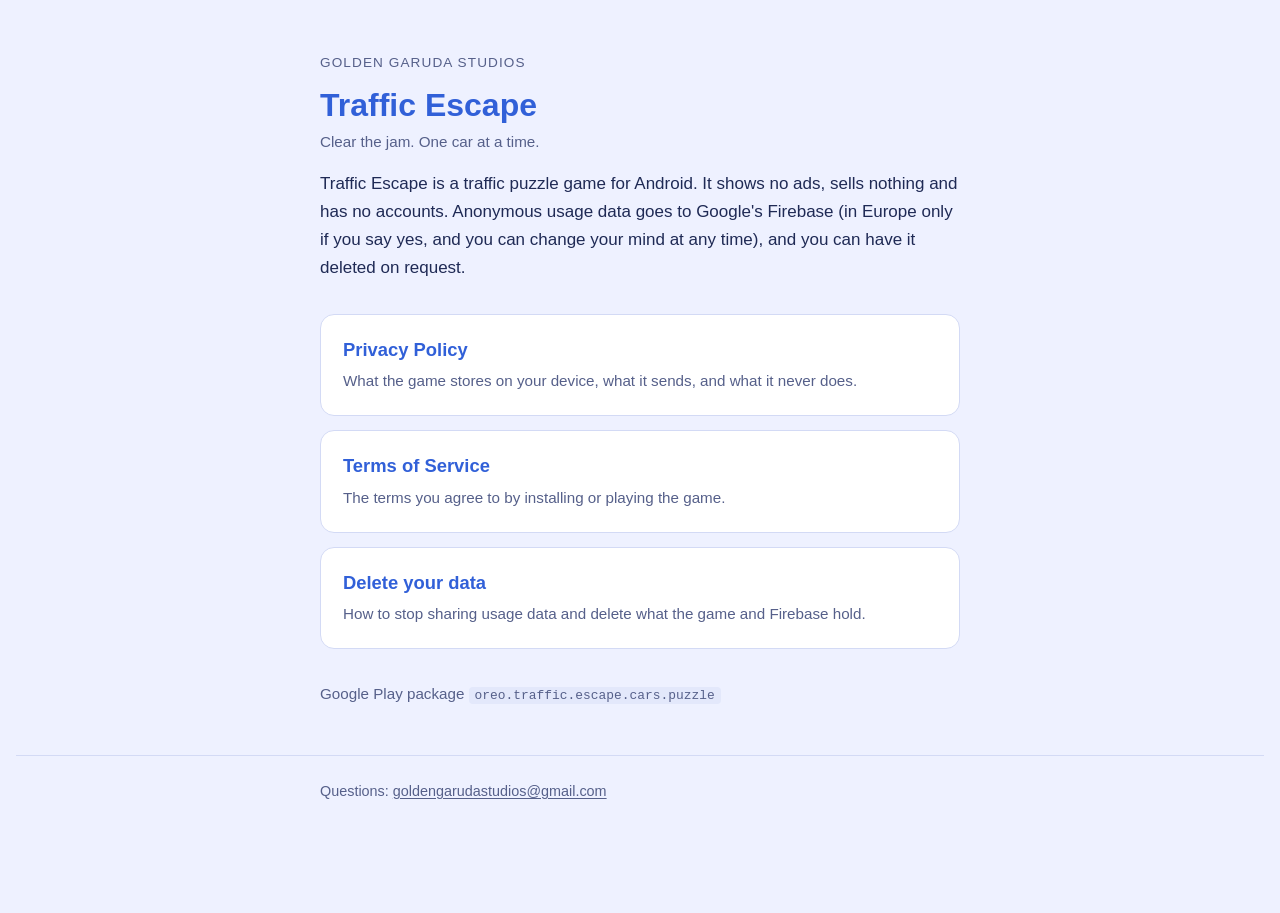
<file: index.html>
<!DOCTYPE html>
<html lang="en">
<head>
<meta charset="utf-8">
<meta name="viewport" content="width=device-width, initial-scale=1">
<title>Traffic Escape — Legal</title>
<meta name="description" content="Privacy Policy, Terms of Service and data deletion for Traffic Escape, a traffic puzzle game by Golden Garuda Studios.">
<meta name="color-scheme" content="light dark">
<link rel="stylesheet" href="style.css">
</head>
<body>

<header>
	<p class="eyebrow">Golden Garuda Studios</p>
	<h1>Traffic Escape</h1>
	<p class="meta">Clear the jam. One car at a time.</p>
</header>

<main>

	<p>
		Traffic Escape is a traffic puzzle game for Android. It shows no ads, sells
		nothing and has no accounts. Anonymous usage data goes to Google's Firebase (in
		Europe only if you say yes, and you can change your mind at any time), and you can
		have it deleted on request.
	</p>

	<ul class="cards">
		<li>
			<a href="privacy/">
				<strong>Privacy Policy</strong>
				<span>What the game stores on your device, what it sends, and what it never does.</span>
			</a>
		</li>
		<li>
			<a href="terms/">
				<strong>Terms of Service</strong>
				<span>The terms you agree to by installing or playing the game.</span>
			</a>
		</li>
		<li>
			<a href="delete-data/">
				<strong>Delete your data</strong>
				<span>How to stop sharing usage data and delete what the game and Firebase hold.</span>
			</a>
		</li>
	</ul>

	<p class="meta">
		Google Play package <span class="package">oreo.traffic.escape.cars.puzzle</span>
	</p>

</main>

<hr>

<footer>
	<p>
		Questions:
		<a href="mailto:goldengarudastudios@gmail.com">goldengarudastudios@gmail.com</a>
	</p>
</footer>

</body>
</html>
</file>
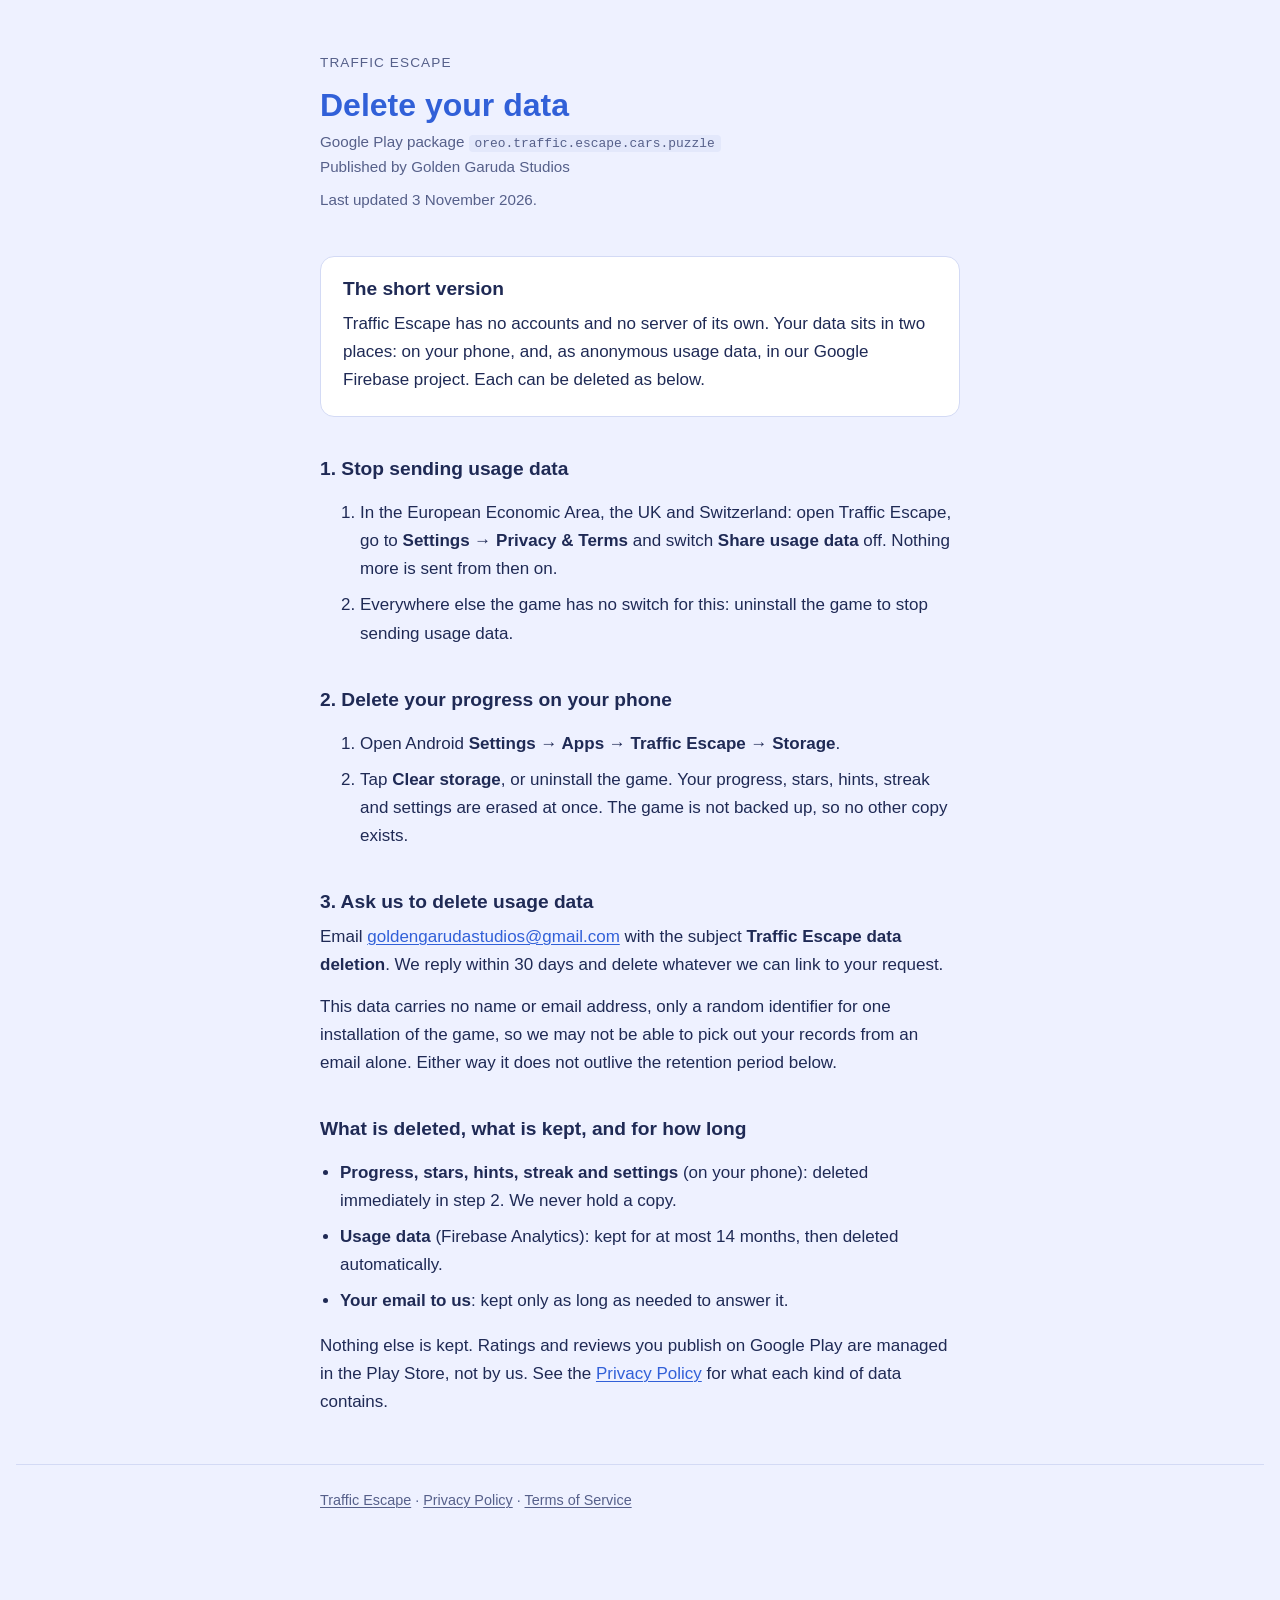
<file: delete-data/index.html>
<!DOCTYPE html>
<html lang="en">
<head>
<meta charset="utf-8">
<meta name="viewport" content="width=device-width, initial-scale=1">
<title>Delete your data — Traffic Escape</title>
<meta name="description" content="How to stop sharing usage data from Traffic Escape and delete what the game and Firebase hold about you.">
<meta name="color-scheme" content="light dark">
<link rel="stylesheet" href="../style.css">
</head>
<body>

<header>
	<p class="eyebrow">Traffic Escape</p>
	<h1>Delete your data</h1>
	<p class="meta">
		Google Play package <span class="package">oreo.traffic.escape.cars.puzzle</span><br>
		Published by Golden Garuda Studios
	</p>
	<p class="meta">Last updated <time datetime="2026-11-03">3 November 2026</time>.</p>
</header>

<main>

	<section class="lede">
		<h2>The short version</h2>
		<p>
			Traffic Escape has no accounts and no server of its own. Your data sits in two
			places: on your phone, and, as anonymous usage data, in our Google Firebase
			project. Each can be deleted as below.
		</p>
	</section>

	<h2>1. Stop sending usage data</h2>
	<ol>
		<li>In the European Economic Area, the UK and Switzerland: open Traffic Escape, go to
			<strong>Settings → Privacy &amp; Terms</strong> and switch <strong>Share usage data</strong> off.
			Nothing more is sent from then on.</li>
		<li>Everywhere else the game has no switch for this: uninstall the game to stop sending usage data.</li>
	</ol>

	<h2>2. Delete your progress on your phone</h2>
	<ol>
		<li>Open Android <strong>Settings → Apps → Traffic Escape → Storage</strong>.</li>
		<li>Tap <strong>Clear storage</strong>, or uninstall the game. Your progress, stars,
			hints, streak and settings are erased at once. The game is not backed up, so no
			other copy exists.</li>
	</ol>

	<h2>3. Ask us to delete usage data</h2>
	<p>
		Email <a href="mailto:goldengarudastudios@gmail.com">goldengarudastudios@gmail.com</a>
		with the subject <strong>Traffic Escape data deletion</strong>. We reply within 30
		days and delete whatever we can link to your request.
	</p>
	<p>
		This data carries no name or email address, only a random identifier for one
		installation of the game, so we may not be able to pick out your records from an
		email alone. Either way it does not outlive the retention period below.
	</p>

	<h2>What is deleted, what is kept, and for how long</h2>
	<ul>
		<li><strong>Progress, stars, hints, streak and settings</strong> (on your phone):
			deleted immediately in step 2. We never hold a copy.</li>
		<li><strong>Usage data</strong> (Firebase Analytics): kept for at most 14 months,
			then deleted automatically.</li>
		<li><strong>Your email to us</strong>: kept only as long as needed to answer it.</li>
	</ul>
	<p>
		Nothing else is kept. Ratings and reviews you publish on Google Play are managed
		in the Play Store, not by us. See the <a href="../privacy/">Privacy Policy</a> for
		what each kind of data contains.
	</p>

</main>

<hr>

<footer>
	<p>
		<a href="../">Traffic Escape</a> ·
		<a href="../privacy/">Privacy Policy</a> ·
		<a href="../terms/">Terms of Service</a>
	</p>
</footer>

</body>
</html>
</file>
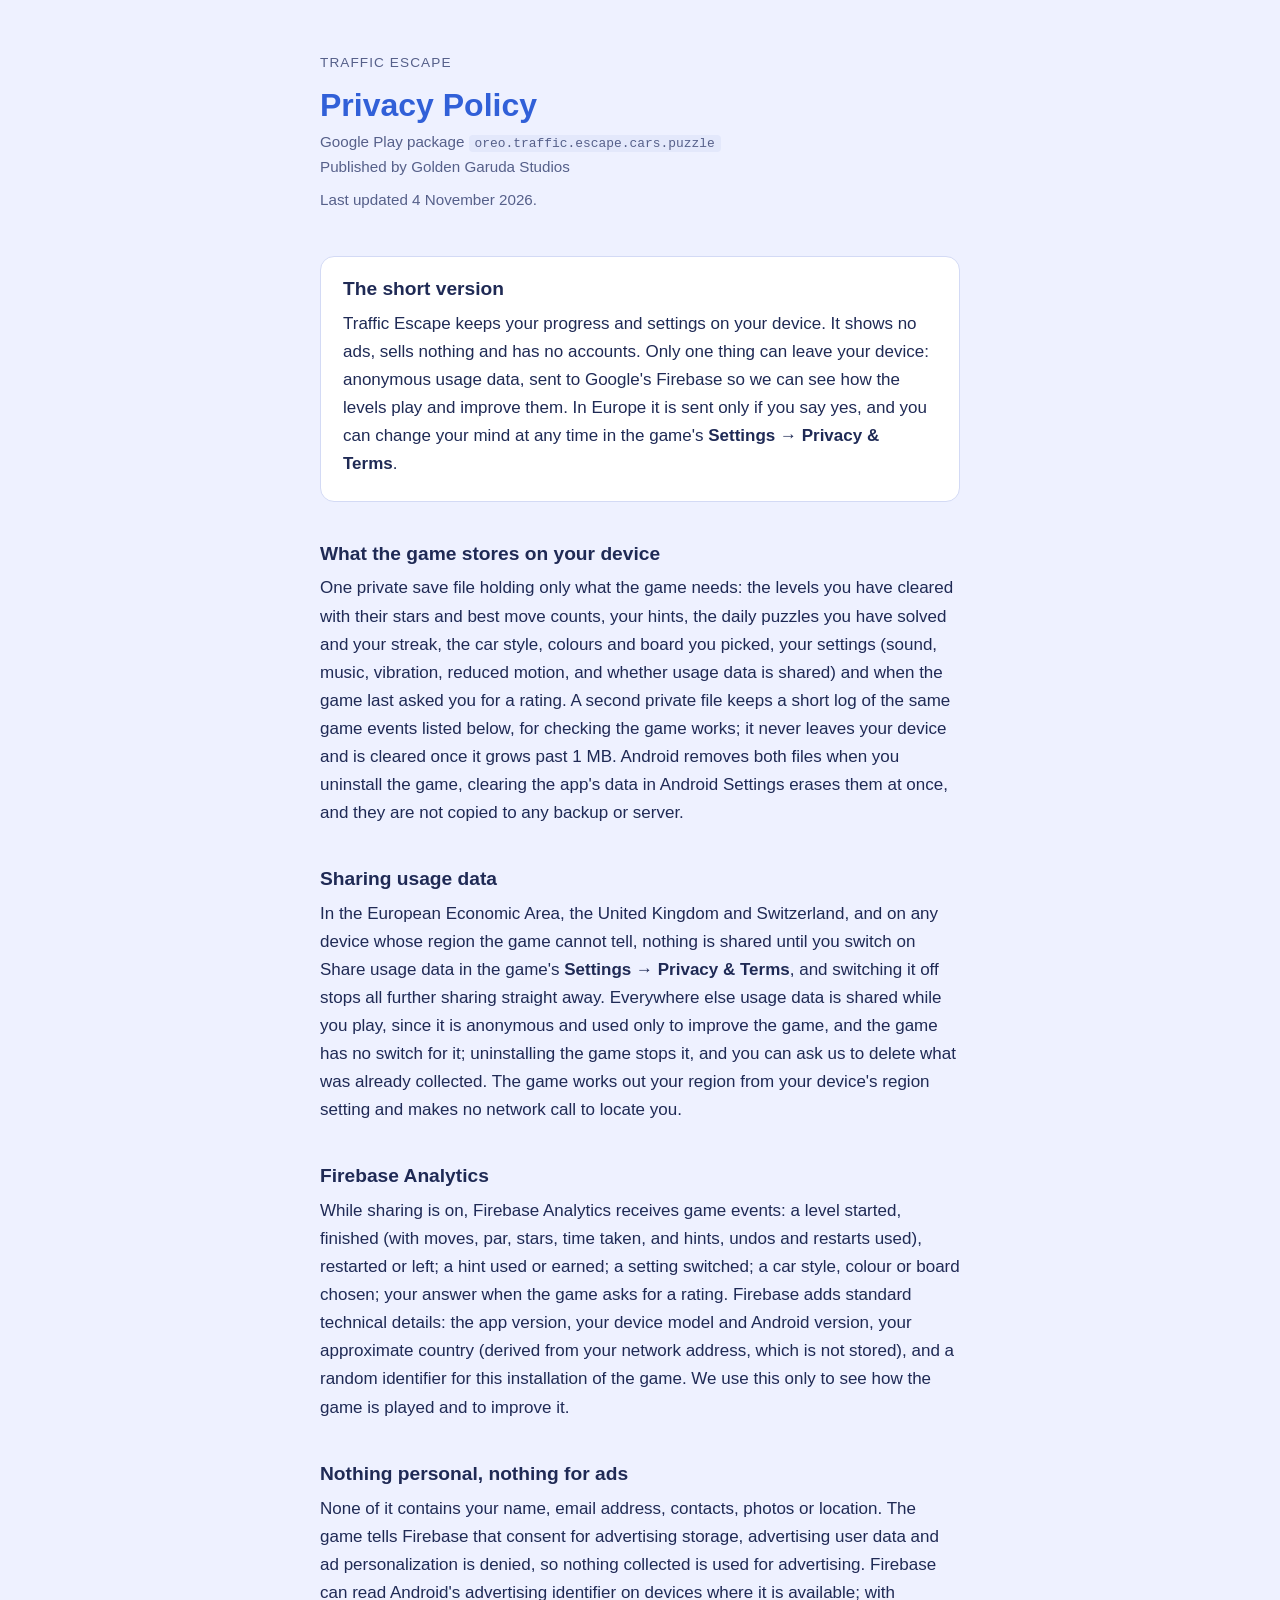
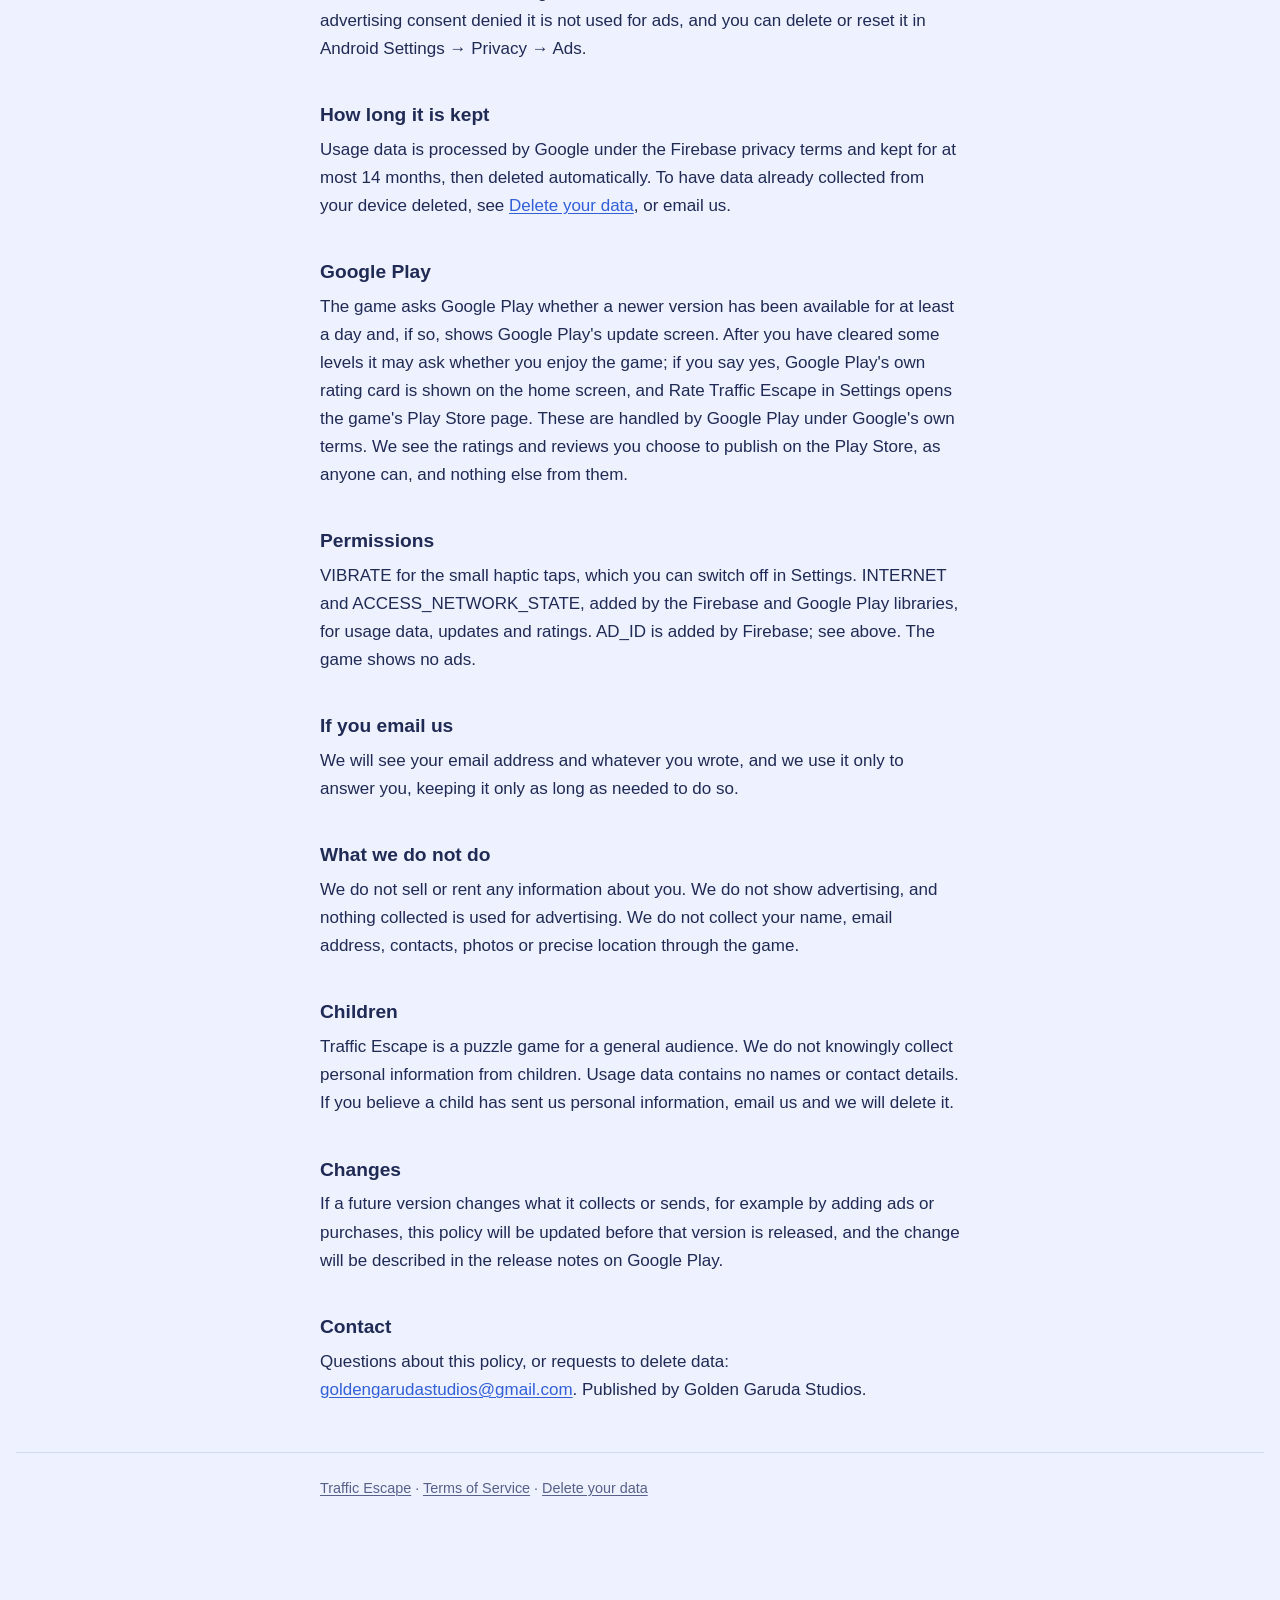
<file: privacy/index.html>
<!DOCTYPE html>
<html lang="en">
<head>
<meta charset="utf-8">
<meta name="viewport" content="width=device-width, initial-scale=1">
<title>Privacy Policy — Traffic Escape</title>
<meta name="description" content="Traffic Escape keeps your progress on your device. Anonymous usage data goes to Google's Firebase, in Europe only if you say yes.">
<meta name="color-scheme" content="light dark">
<link rel="stylesheet" href="../style.css">
</head>
<body>

<!-- Generated from scripts/ui/legal_catalog.gd in the game repo by tools/build_legal_site.py. Edit there. -->

<header>
	<p class="eyebrow">Traffic Escape</p>
	<h1>Privacy Policy</h1>
	<p class="meta">
		Google Play package <span class="package">oreo.traffic.escape.cars.puzzle</span><br>
		Published by Golden Garuda Studios
	</p>
	<p class="meta">Last updated <time datetime="2026-11-04">4 November 2026</time>.</p>
</header>

<main>

	<section class="lede">
		<h2>The short version</h2>
		<p>Traffic Escape keeps your progress and settings on your device. It shows no ads, sells nothing and has no accounts. Only one thing can leave your device: anonymous usage data, sent to Google's Firebase so we can see how the levels play and improve them. In Europe it is sent only if you say yes, and you can change your mind at any time in the game's <strong>Settings → Privacy &amp; Terms</strong>.</p>
	</section>

	<h2>What the game stores on your device</h2>
	<p>One private save file holding only what the game needs: the levels you have cleared with their stars and best move counts, your hints, the daily puzzles you have solved and your streak, the car style, colours and board you picked, your settings (sound, music, vibration, reduced motion, and whether usage data is shared) and when the game last asked you for a rating. A second private file keeps a short log of the same game events listed below, for checking the game works; it never leaves your device and is cleared once it grows past 1 MB. Android removes both files when you uninstall the game, clearing the app's data in Android Settings erases them at once, and they are not copied to any backup or server.</p>

	<h2>Sharing usage data</h2>
	<p>In the European Economic Area, the United Kingdom and Switzerland, and on any device whose region the game cannot tell, nothing is shared until you switch on Share usage data in the game's <strong>Settings → Privacy &amp; Terms</strong>, and switching it off stops all further sharing straight away. Everywhere else usage data is shared while you play, since it is anonymous and used only to improve the game, and the game has no switch for it; uninstalling the game stops it, and you can ask us to delete what was already collected. The game works out your region from your device's region setting and makes no network call to locate you.</p>

	<h2>Firebase Analytics</h2>
	<p>While sharing is on, Firebase Analytics receives game events: a level started, finished (with moves, par, stars, time taken, and hints, undos and restarts used), restarted or left; a hint used or earned; a setting switched; a car style, colour or board chosen; your answer when the game asks for a rating. Firebase adds standard technical details: the app version, your device model and Android version, your approximate country (derived from your network address, which is not stored), and a random identifier for this installation of the game. We use this only to see how the game is played and to improve it.</p>

	<h2>Nothing personal, nothing for ads</h2>
	<p>None of it contains your name, email address, contacts, photos or location. The game tells Firebase that consent for advertising storage, advertising user data and ad personalization is denied, so nothing collected is used for advertising. Firebase can read Android's advertising identifier on devices where it is available; with advertising consent denied it is not used for ads, and you can delete or reset it in Android Settings → Privacy → Ads.</p>

	<h2>How long it is kept</h2>
	<p>Usage data is processed by Google under the Firebase privacy terms and kept for at most 14 months, then deleted automatically. To have data already collected from your device deleted, see <a href="../delete-data/">Delete your data</a>, or email us.</p>

	<h2>Google Play</h2>
	<p>The game asks Google Play whether a newer version has been available for at least a day and, if so, shows Google Play's update screen. After you have cleared some levels it may ask whether you enjoy the game; if you say yes, Google Play's own rating card is shown on the home screen, and Rate Traffic Escape in Settings opens the game's Play Store page. These are handled by Google Play under Google's own terms. We see the ratings and reviews you choose to publish on the Play Store, as anyone can, and nothing else from them.</p>

	<h2>Permissions</h2>
	<p>VIBRATE for the small haptic taps, which you can switch off in Settings. INTERNET and ACCESS_NETWORK_STATE, added by the Firebase and Google Play libraries, for usage data, updates and ratings. AD_ID is added by Firebase; see above. The game shows no ads.</p>

	<h2>If you email us</h2>
	<p>We will see your email address and whatever you wrote, and we use it only to answer you, keeping it only as long as needed to do so.</p>

	<h2>What we do not do</h2>
	<p>We do not sell or rent any information about you. We do not show advertising, and nothing collected is used for advertising. We do not collect your name, email address, contacts, photos or precise location through the game.</p>

	<h2>Children</h2>
	<p>Traffic Escape is a puzzle game for a general audience. We do not knowingly collect personal information from children. Usage data contains no names or contact details. If you believe a child has sent us personal information, email us and we will delete it.</p>

	<h2>Changes</h2>
	<p>If a future version changes what it collects or sends, for example by adding ads or purchases, this policy will be updated before that version is released, and the change will be described in the release notes on Google Play.</p>

	<h2>Contact</h2>
	<p>Questions about this policy, or requests to delete data: <a href="mailto:goldengarudastudios@gmail.com">goldengarudastudios@gmail.com</a>. Published by Golden Garuda Studios.</p>

</main>

<hr>

<footer>
	<p>
		<a href="../">Traffic Escape</a> ·
		<a href="../terms/">Terms of Service</a> ·
		<a href="../delete-data/">Delete your data</a>
	</p>
</footer>

</body>
</html>
</file>
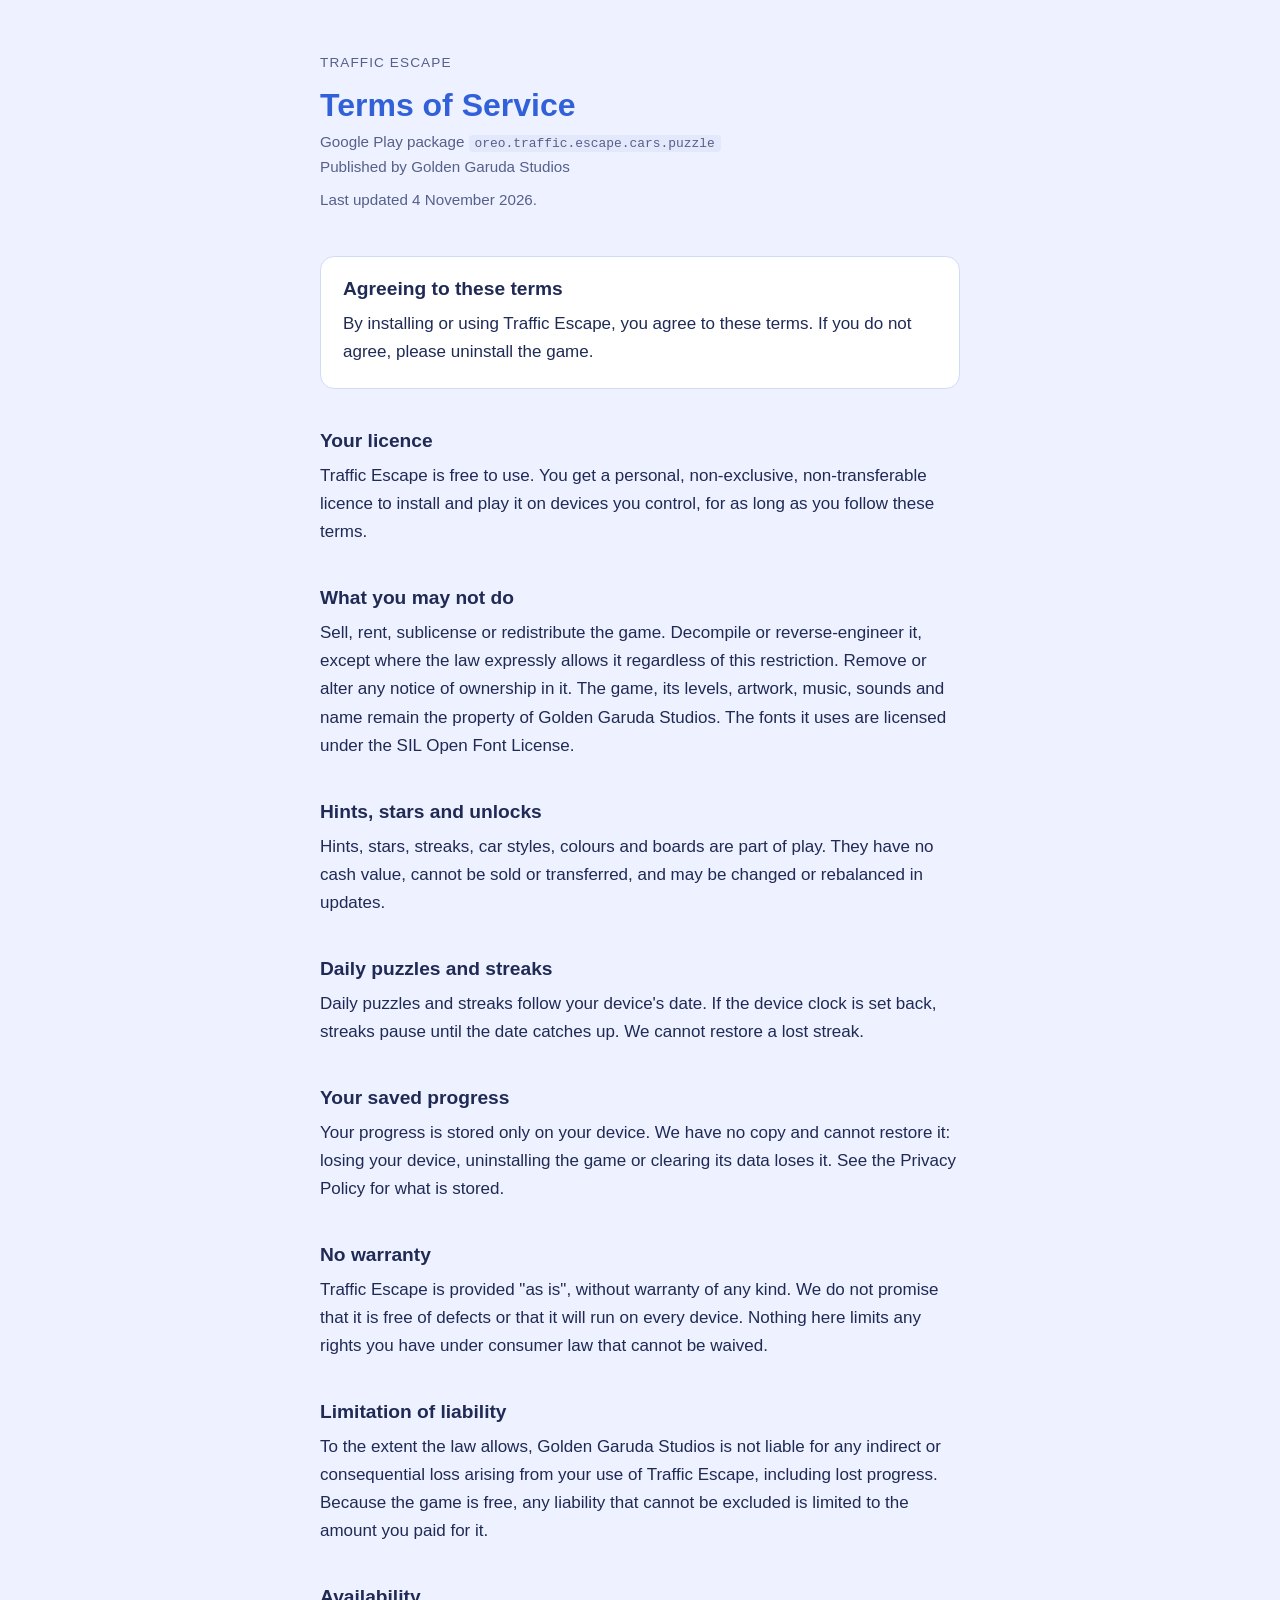
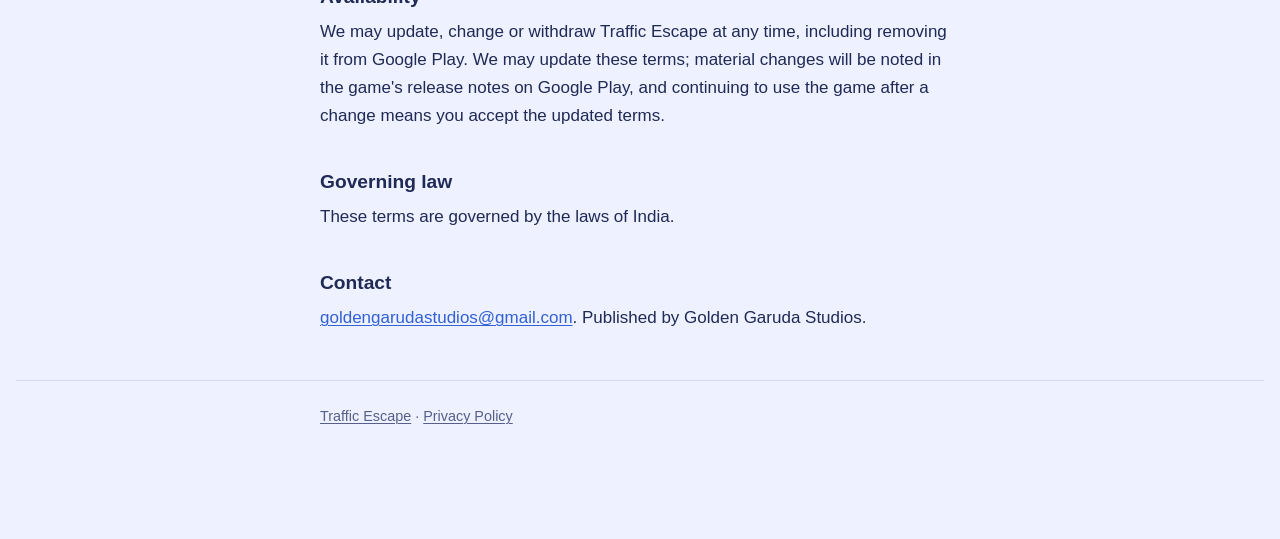
<file: terms/index.html>
<!DOCTYPE html>
<html lang="en">
<head>
<meta charset="utf-8">
<meta name="viewport" content="width=device-width, initial-scale=1">
<title>Terms of Service — Traffic Escape</title>
<meta name="description" content="The terms for installing and playing Traffic Escape, a traffic puzzle game by Golden Garuda Studios.">
<meta name="color-scheme" content="light dark">
<link rel="stylesheet" href="../style.css">
</head>
<body>

<!-- Generated from scripts/ui/legal_catalog.gd in the game repo by tools/build_legal_site.py. Edit there. -->

<header>
	<p class="eyebrow">Traffic Escape</p>
	<h1>Terms of Service</h1>
	<p class="meta">
		Google Play package <span class="package">oreo.traffic.escape.cars.puzzle</span><br>
		Published by Golden Garuda Studios
	</p>
	<p class="meta">Last updated <time datetime="2026-11-04">4 November 2026</time>.</p>
</header>

<main>

	<section class="lede">
		<h2>Agreeing to these terms</h2>
		<p>By installing or using Traffic Escape, you agree to these terms. If you do not agree, please uninstall the game.</p>
	</section>

	<h2>Your licence</h2>
	<p>Traffic Escape is free to use. You get a personal, non-exclusive, non-transferable licence to install and play it on devices you control, for as long as you follow these terms.</p>

	<h2>What you may not do</h2>
	<p>Sell, rent, sublicense or redistribute the game. Decompile or reverse-engineer it, except where the law expressly allows it regardless of this restriction. Remove or alter any notice of ownership in it. The game, its levels, artwork, music, sounds and name remain the property of Golden Garuda Studios. The fonts it uses are licensed under the SIL Open Font License.</p>

	<h2>Hints, stars and unlocks</h2>
	<p>Hints, stars, streaks, car styles, colours and boards are part of play. They have no cash value, cannot be sold or transferred, and may be changed or rebalanced in updates.</p>

	<h2>Daily puzzles and streaks</h2>
	<p>Daily puzzles and streaks follow your device's date. If the device clock is set back, streaks pause until the date catches up. We cannot restore a lost streak.</p>

	<h2>Your saved progress</h2>
	<p>Your progress is stored only on your device. We have no copy and cannot restore it: losing your device, uninstalling the game or clearing its data loses it. See the Privacy Policy for what is stored.</p>

	<h2>No warranty</h2>
	<p>Traffic Escape is provided "as is", without warranty of any kind. We do not promise that it is free of defects or that it will run on every device. Nothing here limits any rights you have under consumer law that cannot be waived.</p>

	<h2>Limitation of liability</h2>
	<p>To the extent the law allows, Golden Garuda Studios is not liable for any indirect or consequential loss arising from your use of Traffic Escape, including lost progress. Because the game is free, any liability that cannot be excluded is limited to the amount you paid for it.</p>

	<h2>Availability</h2>
	<p>We may update, change or withdraw Traffic Escape at any time, including removing it from Google Play. We may update these terms; material changes will be noted in the game's release notes on Google Play, and continuing to use the game after a change means you accept the updated terms.</p>

	<h2>Governing law</h2>
	<p>These terms are governed by the laws of India.</p>

	<h2>Contact</h2>
	<p><a href="mailto:goldengarudastudios@gmail.com">goldengarudastudios@gmail.com</a>. Published by Golden Garuda Studios.</p>

</main>

<hr>

<footer>
	<p>
		<a href="../">Traffic Escape</a> ·
		<a href="../privacy/">Privacy Policy</a>
	</p>
</footer>

</body>
</html>
</file>
<file: style.css>
/* Block Puzzle Color Blast legal pages.
   Colours follow the game's Home screen: a pale indigo page for light mode, the
   game's deep indigo for dark mode. No webfont and no external request of any
   kind - a privacy policy that asks a third party for a font is a contradiction,
   and it is the sort of thing that has lost GDPR rulings. */

:root {
	--bg: #eef1ff;
	--surface: #ffffff;
	--inset: #e3e8fb;
	--primary: #3160d8;
	--text: #1f2a55;
	--muted: #56608a;
	--rule: #d3daf5;
}

@media (prefers-color-scheme: dark) {
	:root {
		--bg: #1d2a6b;
		--surface: #26368a;
		--inset: #17225a;
		--primary: #ffc93a;
		--text: #f2f5ff;
		--muted: #bfd0ff;
		--rule: #34479e;
	}
}

* { box-sizing: border-box; }

html { -webkit-text-size-adjust: 100%; }

body {
	margin: 0;
	padding: 0 16px 96px;
	background: var(--bg);
	color: var(--text);
	font-family: ui-rounded, "Segoe UI", Roboto, -apple-system, BlinkMacSystemFont,
		"Helvetica Neue", Arial, sans-serif;
	font-size: 17px;
	line-height: 1.65;
}

main, header, footer { max-width: 40rem; margin: 0 auto; }

header { padding: 48px 0 8px; }

.eyebrow {
	display: inline-block;
	margin: 0 0 4px;
	color: var(--muted);
	font-size: 0.85rem;
	letter-spacing: 0.08em;
	text-transform: uppercase;
}

h1 {
	margin: 8px 0 4px;
	color: var(--primary);
	font-size: 2rem;
	line-height: 1.2;
	font-weight: 800;
}

h2 {
	margin: 40px 0 8px;
	font-size: 1.2rem;
	font-weight: 700;
	line-height: 1.3;
}

p, li { margin: 0 0 14px; }

ul { padding-left: 1.25rem; }

li { margin-bottom: 8px; }

a {
	color: var(--primary);
	text-decoration-thickness: 1px;
	text-underline-offset: 2px;
}

a:focus-visible {
	outline: 2px solid var(--primary);
	outline-offset: 3px;
	border-radius: 2px;
}

.meta {
	margin: 0 0 8px;
	color: var(--muted);
	font-size: 0.95rem;
}

.package {
	font-family: ui-monospace, SFMono-Regular, Menlo, Consolas, monospace;
	font-size: 0.85em;
	background: var(--inset);
	padding: 1px 6px;
	border-radius: 4px;
}

.lede {
	background: var(--surface);
	border: 1px solid var(--rule);
	border-radius: 14px;
	padding: 20px 22px 8px;
	margin: 28px 0 8px;
}

.lede h2 { margin-top: 0; }

hr {
	border: 0;
	border-top: 1px solid var(--rule);
	margin: 48px 0 24px;
}

footer {
	color: var(--muted);
	font-size: 0.9rem;
}

footer a { color: var(--muted); }

/* Landing page cards */
.cards {
	display: grid;
	gap: 14px;
	margin: 32px 0;
	padding: 0;
	list-style: none;
}

.cards li { margin: 0; }

.cards a {
	display: block;
	background: var(--surface);
	border: 1px solid var(--rule);
	border-radius: 14px;
	padding: 20px 22px;
	text-decoration: none;
	color: inherit;
}

.cards a:hover { border-color: var(--primary); }

.cards strong {
	display: block;
	color: var(--primary);
	font-size: 1.15rem;
	margin-bottom: 2px;
}

.cards span { color: var(--muted); font-size: 0.95rem; }
</file>
